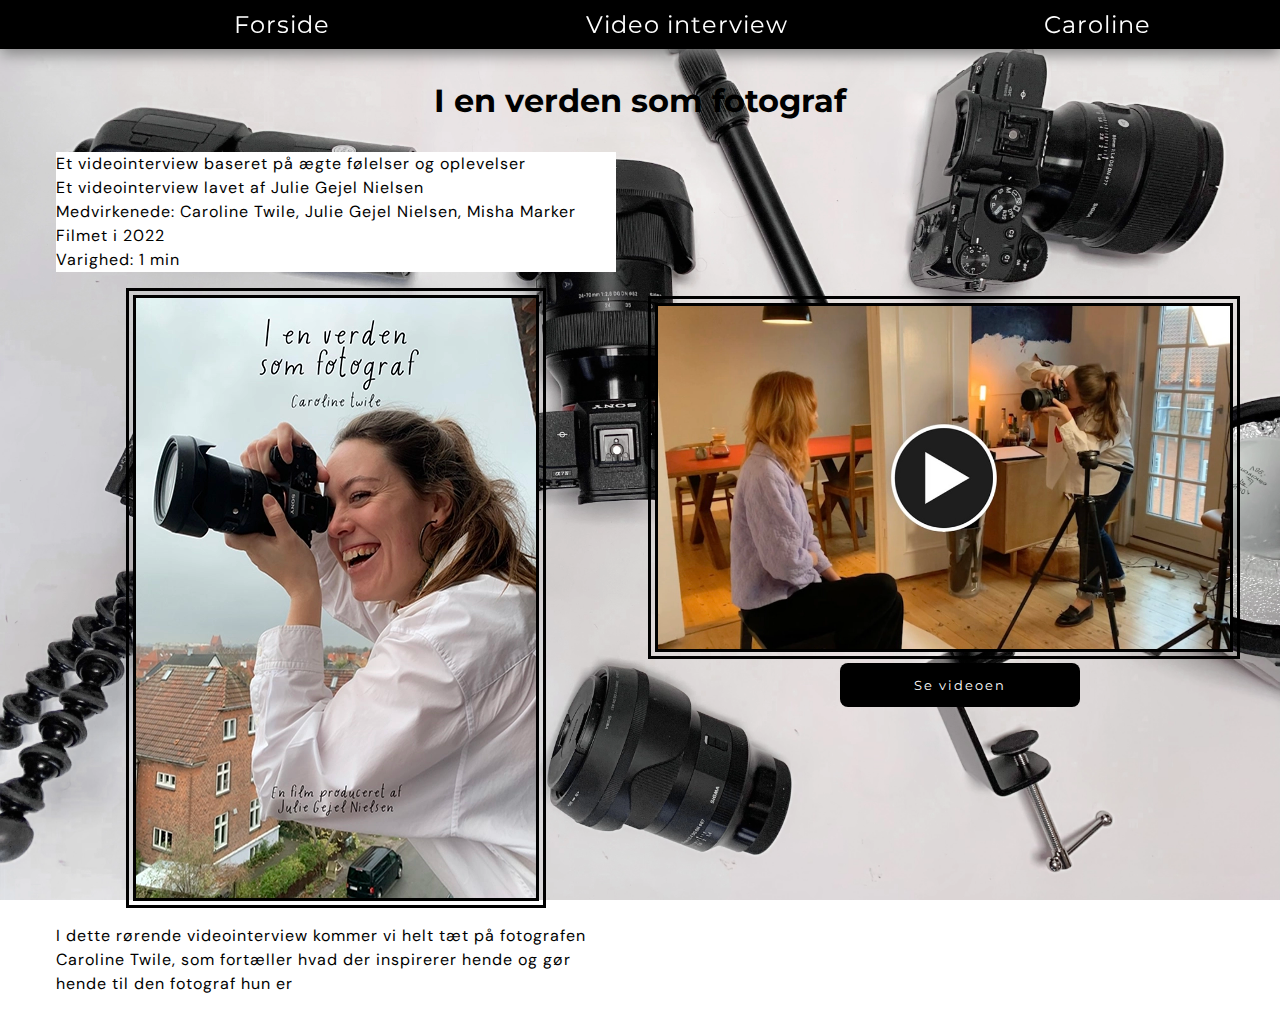
<file: index.html>
<!DOCTYPE html>
<html lang="da">

<head>
    <meta charset="UTF-8">
    <meta http-equiv="X-UA-Compatible" content="IE=edge">
    <meta name="viewport" content="width=device-width, initial-scale=1.0">
    <link href="https://fonts.googleapis.com/css2?family=Montserrat:wght@100&display=swap" rel="stylesheet">
    <link href="https://fonts.googleapis.com/css2?family=DM+Sans:wght@500&display=swap" rel="stylesheet">
    <link rel="stylesheet" href="generel.css">
    <link rel="stylesheet" href="layout.css">

    <title>Siden om Caroline</title>

</head>

<body>
    <header>
        <nav>
            <ul>
                <li> <a href="index.html"> Forside</a></li>
                <li> <a href="video.html"> Video interview</a></li>
                <li> <a href="caroline.html"> Caroline </a></li>

            </ul>
        </nav>
    </header>
    <main>
        <h1>I en verden som fotograf</h1>
        <div class="grid1_1">
            <div class="col">
                <p>Et videointerview baseret på ægte følelser og oplevelser <br> Et videointerview lavet af Julie Gejel
                    Nielsen <br> Medvirkenede: Caroline Twile, Julie Gejel Nielsen, Misha Marker <br> Filmet i 2022 <br>
                    Varighed: 1 min</p>
                <img src="img/filmbillede.webp" class="img2" alt="plakat">
                <p>I dette rørende videointerview kommer vi helt tæt på fotografen Caroline Twile, som fortæller hvad
                    der
                    inspirerer hende og gør hende til den fotograf hun er </p>
            </div>
            <div class="col">
                <img src="img/play.webp" class="imgplay" alt="playbillede">
                <a class="cta1" href="video.html">Se videoen</a>
            </div>
        </div>

    </main>

    <footer>

    </footer>
</body>

</html>
</file>
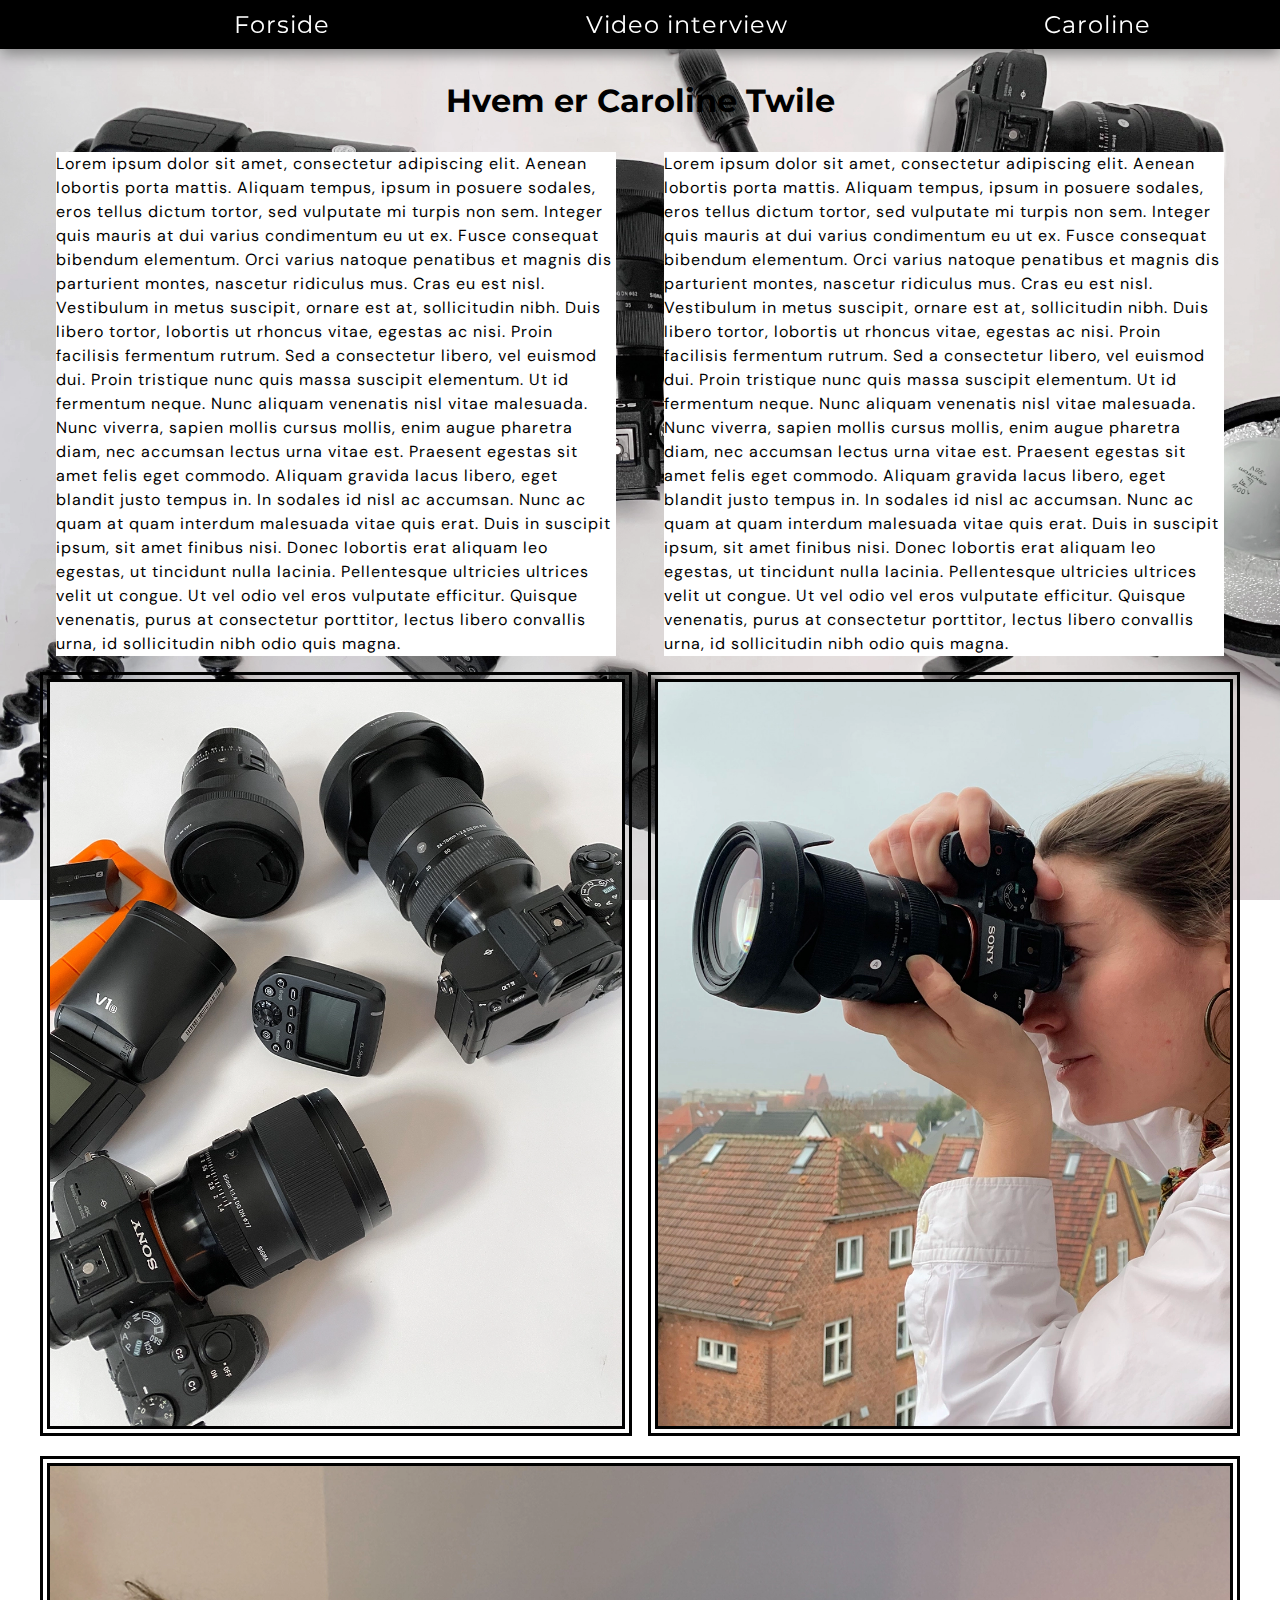
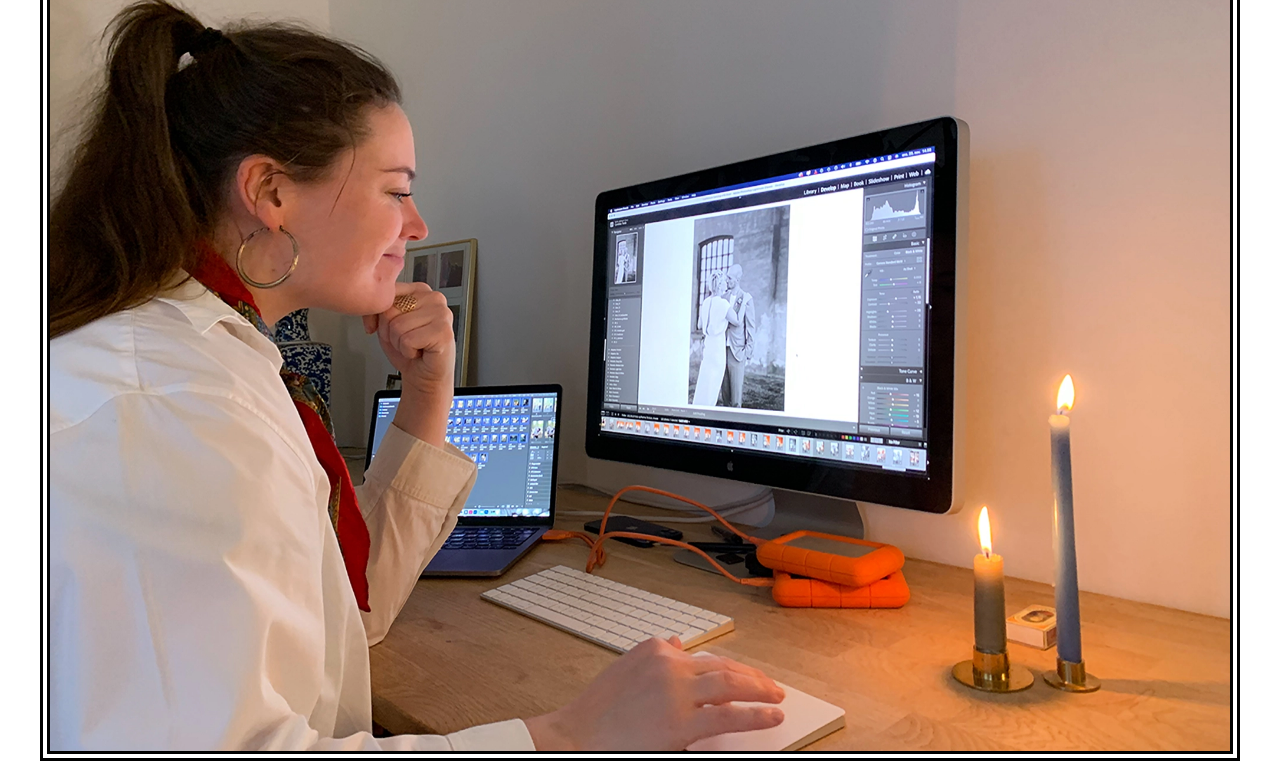
<file: caroline.html>
<!DOCTYPE html>
<html lang="da">

<head>
    <meta charset="UTF-8">
    <meta http-equiv="X-UA-Compatible" content="IE=edge">
    <meta name="viewport" content="width=device-width, initial-scale=1.0">
    <link href="https://fonts.googleapis.com/css2?family=Montserrat:wght@100&display=swap" rel="stylesheet">
    <link href="https://fonts.googleapis.com/css2?family=DM+Sans:wght@500&display=swap" rel="stylesheet">
    <link rel="stylesheet" href="generel.css">
    <link rel="stylesheet" href="layout.css">

    <title>Caroline</title>

</head>

<body>
    <header>
        <nav>
            <ul>
                <li> <a href="index.html"> Forside</a></li>
                <li> <a href="video.html"> Video interview</a></li>
                <li> <a href="caroline.html"> Caroline </a></li>

            </ul>
        </nav>
    </header>
    <main>
        <h1>Hvem er Caroline Twile</h1>
        <div class="grid1_1">
            <div class="col">
                <p>Lorem ipsum dolor sit amet, consectetur adipiscing elit. Aenean lobortis porta mattis. Aliquam
                    tempus, ipsum in posuere
                    sodales, eros tellus dictum tortor, sed vulputate mi turpis non sem. Integer quis mauris at dui
                    varius condimentum eu ut
                    ex. Fusce consequat bibendum elementum. Orci varius natoque penatibus et magnis dis parturient
                    montes, nascetur
                    ridiculus mus. Cras eu est nisl. Vestibulum in metus suscipit, ornare est at, sollicitudin nibh.
                    Duis libero tortor,
                    lobortis ut rhoncus vitae, egestas ac nisi.

                    Proin facilisis fermentum rutrum. Sed a consectetur libero, vel euismod dui. Proin tristique nunc
                    quis massa suscipit
                    elementum. Ut id fermentum neque. Nunc aliquam venenatis nisl vitae malesuada. Nunc viverra, sapien
                    mollis cursus
                    mollis, enim augue pharetra diam, nec accumsan lectus urna vitae est. Praesent egestas sit amet
                    felis eget commodo.

                    Aliquam gravida lacus libero, eget blandit justo tempus in. In sodales id nisl ac accumsan. Nunc ac
                    quam at quam
                    interdum malesuada vitae quis erat. Duis in suscipit ipsum, sit amet finibus nisi. Donec lobortis
                    erat aliquam leo
                    egestas, ut tincidunt nulla lacinia. Pellentesque ultricies ultrices velit ut congue. Ut vel odio
                    vel eros vulputate
                    efficitur. Quisque venenatis, purus at consectetur porttitor, lectus libero convallis urna, id
                    sollicitudin nibh odio
                    quis magna.</p>
                <img src="img/fotoudstyr.webp" alt="fotoudstyr">
            </div>
            <div class="col">
                <p>Lorem ipsum dolor sit amet, consectetur adipiscing elit. Aenean lobortis porta mattis. Aliquam
                    tempus, ipsum in posuere
                    sodales, eros tellus dictum tortor, sed vulputate mi turpis non sem. Integer quis mauris at dui
                    varius condimentum eu ut
                    ex. Fusce consequat bibendum elementum. Orci varius natoque penatibus et magnis dis parturient
                    montes, nascetur
                    ridiculus mus. Cras eu est nisl. Vestibulum in metus suscipit, ornare est at, sollicitudin nibh.
                    Duis libero tortor,
                    lobortis ut rhoncus vitae, egestas ac nisi.

                    Proin facilisis fermentum rutrum. Sed a consectetur libero, vel euismod dui. Proin tristique nunc
                    quis massa suscipit
                    elementum. Ut id fermentum neque. Nunc aliquam venenatis nisl vitae malesuada. Nunc viverra, sapien
                    mollis cursus
                    mollis, enim augue pharetra diam, nec accumsan lectus urna vitae est. Praesent egestas sit amet
                    felis eget commodo.

                    Aliquam gravida lacus libero, eget blandit justo tempus in. In sodales id nisl ac accumsan. Nunc ac
                    quam at quam
                    interdum malesuada vitae quis erat. Duis in suscipit ipsum, sit amet finibus nisi. Donec lobortis
                    erat aliquam leo
                    egestas, ut tincidunt nulla lacinia. Pellentesque ultricies ultrices velit ut congue. Ut vel odio
                    vel eros vulputate
                    efficitur. Quisque venenatis, purus at consectetur porttitor, lectus libero convallis urna, id
                    sollicitudin nibh odio
                    quis magna.</p>
                <img src="img/fotocaroline.webp" alt="closeup Caroline">
            </div>
        </div>
        <img src="img/carolinesite.webp" alt="caroline">
    </main>
</body>

</html>
</file>
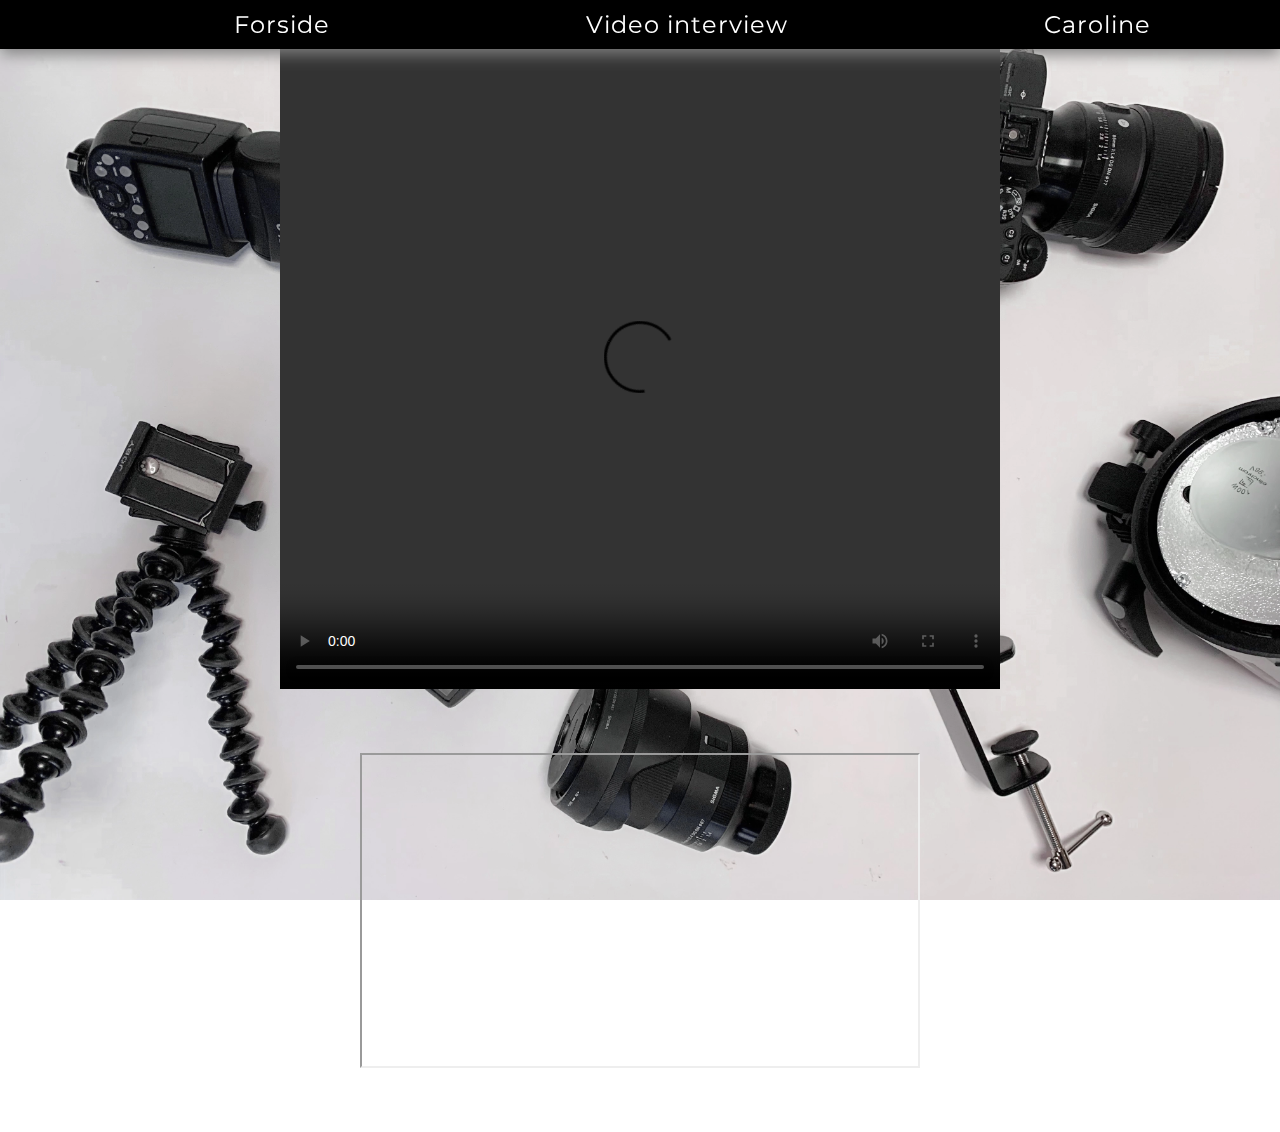
<file: video.html>
<!DOCTYPE html>
<html lang="da">

<head>
    <meta charset="UTF-8">
    <meta http-equiv="X-UA-Compatible" content="IE=edge">
    <meta name="viewport" content="width=device-width, initial-scale=1.0">
    <link href="https://fonts.googleapis.com/css2?family=Montserrat:wght@100&display=swap" rel="stylesheet">
    <link href="https://fonts.googleapis.com/css2?family=DM+Sans:wght@500&display=swap" rel="stylesheet">
    <link rel="stylesheet" href="generel.css">
    <link rel="stylesheet" href="layout.css">

    <title>Video</title>

</head>

<body>
    <header>
        <nav>
            <ul>
                <li> <a href="index.html"> Forside</a></li>
                <li> <a href="video.html"> Video interview</a></li>
                <li> <a href="caroline.html"> Caroline </a></li>
            </ul>
        </nav>
    </header>
    <main>

        <video width="720" height="640" controls>
            <source src="https://juliegejel.dk/kea/05_indhold/05_politvideo/Pilotvid.mp4" type="video/mp4">
        </video>

        <iframe width="560" height="315" src="https://www.youtube.com/embed/JNZ1XXTtgsk" title="YouTube video player"
            allow="accelerometer; autoplay; clipboard-write; encrypted-media; gyroscope; picture-in-picture"
            allowfullscreen></iframe>
    </main>
</body>

</html>
</file>
<file: generel.css>
* {
  margin: 0;
  padding: 0;
  box-sizing: border-box;
}

img {
  max-width: 100%;
  border: 10px;
  border-style: double;
}

.imgplay {
  max-width: 100%;
  border: 10px;
  border-style: double;
  margin-top: 10rem;
}

.img2 {
  max-width: 100%;
  border: 10px;
  border-style: double;
  display: block;
  margin: 0 auto;
}
main {
  max-width: 1200px;
  margin-inline: auto;
}

header {
  background-color: black;
  display: flex;
  justify-content: space-between;
  position: sticky;
  top: 0;
  box-shadow: 0 5px 15px 0px gray;
  z-index: 10;
}
nav ul {
  display: flex;
  list-style-type: none;
  font-family: "Montserrat", sans-serif;
  font-size: 1.5rem;
  margin: 10px;
  justify-content: space-between;
  list-style: none;
  overflow-x: auto;
  align-items: center;
}

a {
  padding: 2rem;
  text-decoration: none;
  letter-spacing: 1px;
  font-style: normal;
  color: white;
  margin-left: 12rem;
}

body {
  background-image: url(img/IMG_8842_jpg.webp);
  background-attachment: fixed;
  background-position: 50% 0;
  background-size: cover;
}

h1 {
  font-family: "Montserrat", sans-serif;
  margin-top: 2rem;
  text-align: center;
}

p {
  font-family: "DM Sans", sans-serif;
  background-color: white;
  letter-spacing: 1px;
  line-height: 1.5rem;
  margin: 1rem;
}

.cta1 {
  font-family: "Montserrat", sans-serif;
  background-color: black;
  color: white;
  border-radius: 0.5rem;
  display: flex;
  justify-content: center;
  padding: 0.9rem;
  font-size: 0.8rem;
  letter-spacing: 2px;
  margin-right: 10rem;
  margin-bottom: 7px;
}

.cta1:hover {
  color: black;
  background-color: white;
}

video {
  display: block;
  margin: 0 auto;
}

iframe {
  display: block;
  margin: 0 auto;
  margin-top: 4rem;
  margin-bottom: 4rem;
}
</file>
<file: layout.css>
.grid1_1 {
  display: grid;
  grid-template-columns: 1fr 1fr;
  gap: 1rem;
  margin-bottom: 1rem;
  margin-top: 1rem;
}
</file>
